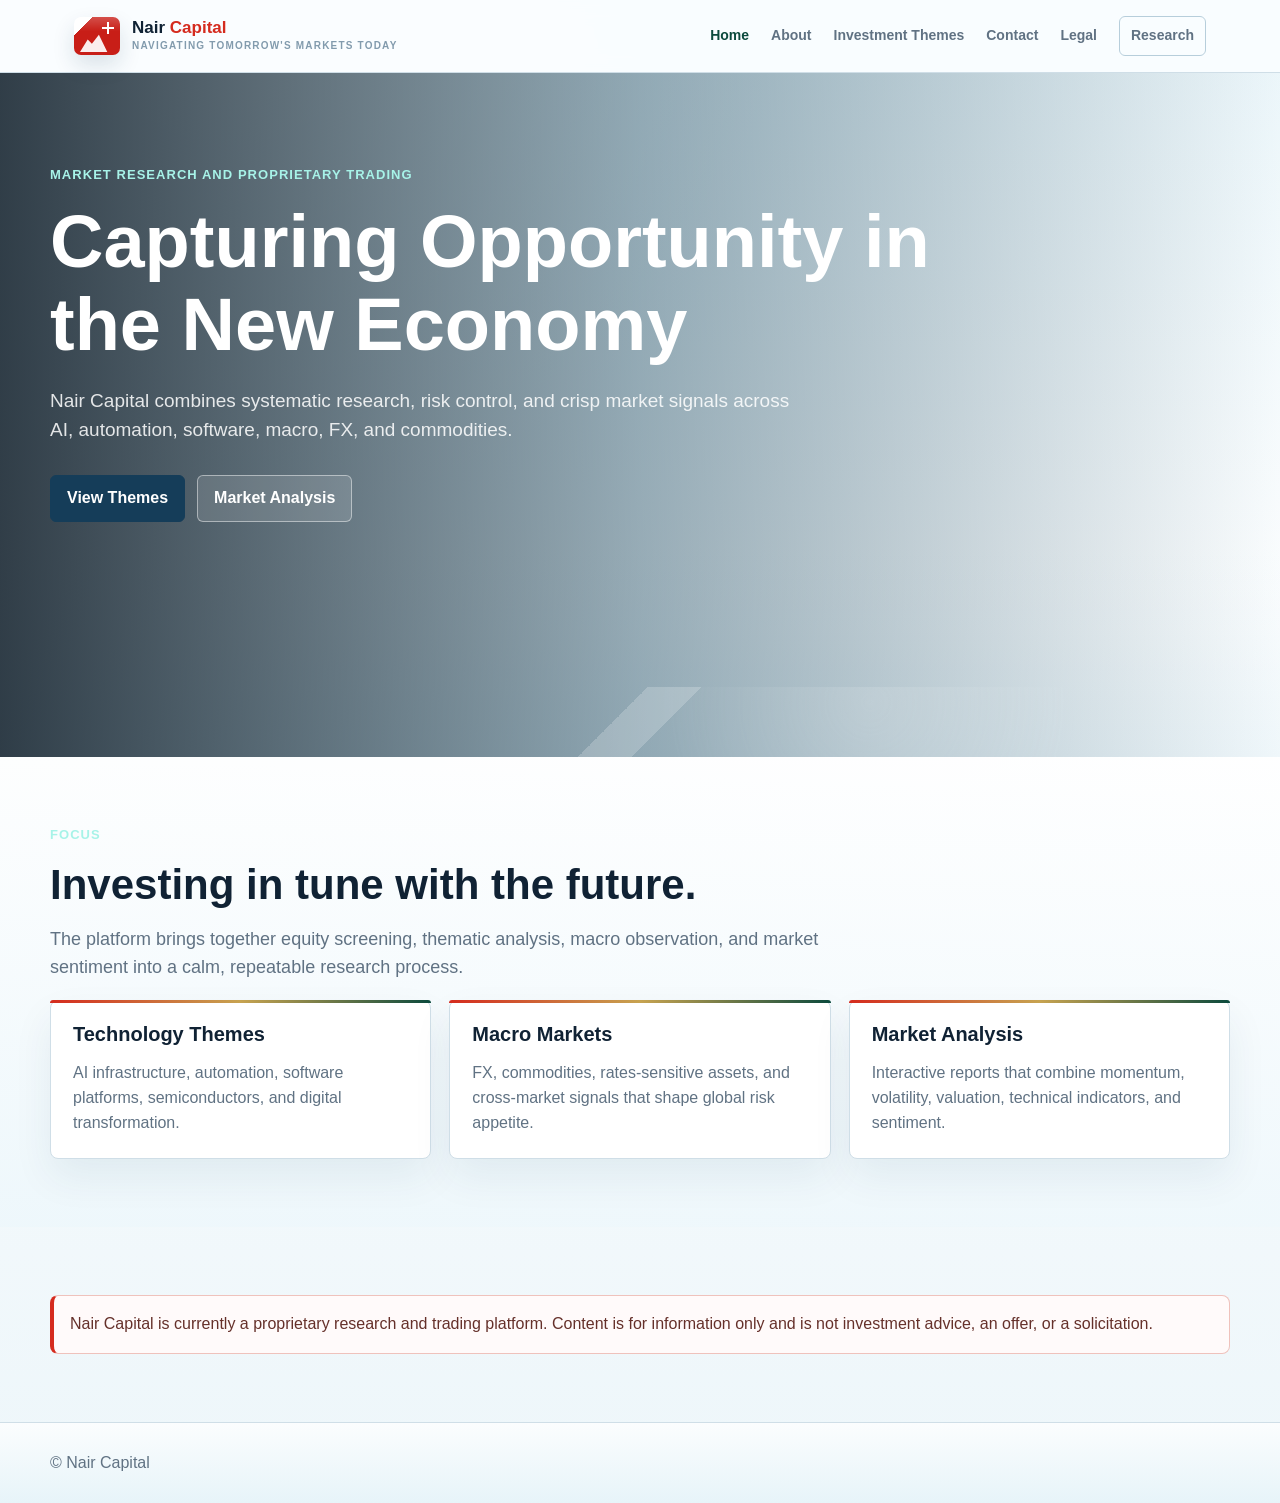
<file: index.html>
<!doctype html>
<html lang="en">
<head>
  <meta charset="utf-8">
  <meta name="viewport" content="width=device-width, initial-scale=1">
  <title>Nair Capital</title>
  <meta name="description" content="Nair Capital is a proprietary research and trading platform focused on technology, macro, FX, and commodities.">
  <link rel="stylesheet" href="assets/css/styles.css">
</head>
<body>
  <header class="site-header">
    <div class="header-inner">
      <a class="brand" href="index.html"><span class="brand-mark" aria-hidden="true"></span><span class="brand-text">Nair <span>Capital</span></span></a>
      <button class="menu-button" data-menu-button aria-label="Open menu" aria-expanded="false">☰</button>
      <nav class="site-nav" data-site-nav>
        <a class="active" href="index.html">Home</a>
        <a href="about.html">About</a>
        <a href="themes.html">Investment Themes</a>
        <a href="contact.html">Contact</a>
        <a href="legal.html">Legal</a>
        <a class="research-link" href="research/index.html">Research</a>
      </nav>
    </div>
  </header>

  <main>
    <section class="hero">
      <div class="hero-inner">
        <p class="eyebrow">Market research and proprietary trading</p>
        <h1>Capturing Opportunity in the New Economy</h1>
        <p class="hero-copy">
          Nair Capital combines systematic research, risk control, and crisp market signals across AI, automation, software, macro, FX, and commodities.
        </p>
        <div class="actions">
          <a class="button" href="themes.html">View Themes</a>
          <a class="button secondary" href="research/index.html">Market Analysis</a>
        </div>
      </div>
    </section>

    <section class="section alt">
      <div class="section-inner">
        <p class="eyebrow">Focus</p>
        <h2>Investing in tune with the future.</h2>
        <p class="lead">
          The platform brings together equity screening, thematic analysis, macro observation, and market sentiment into a calm, repeatable research process.
        </p>
        <div class="grid three">
          <article class="card">
            <h3>Technology Themes</h3>
            <p>AI infrastructure, automation, software platforms, semiconductors, and digital transformation.</p>
          </article>
          <article class="card">
            <h3>Macro Markets</h3>
            <p>FX, commodities, rates-sensitive assets, and cross-market signals that shape global risk appetite.</p>
          </article>
          <article class="card">
            <h3>Market Analysis</h3>
            <p>Interactive reports that combine momentum, volatility, valuation, technical indicators, and sentiment.</p>
          </article>
        </div>
      </div>
    </section>

    <section class="section">
      <div class="section-inner">
        <div class="notice">
          Nair Capital is currently a proprietary research and trading platform. Content is for information only and is not investment advice, an offer, or a solicitation.
        </div>
      </div>
    </section>
  </main>

  <footer class="site-footer">
    <div class="footer-inner">
      <span>© Nair Capital</span>
    </div>
  </footer>
  <script src="assets/js/main.js"></script>
</body>
</html>
</file>
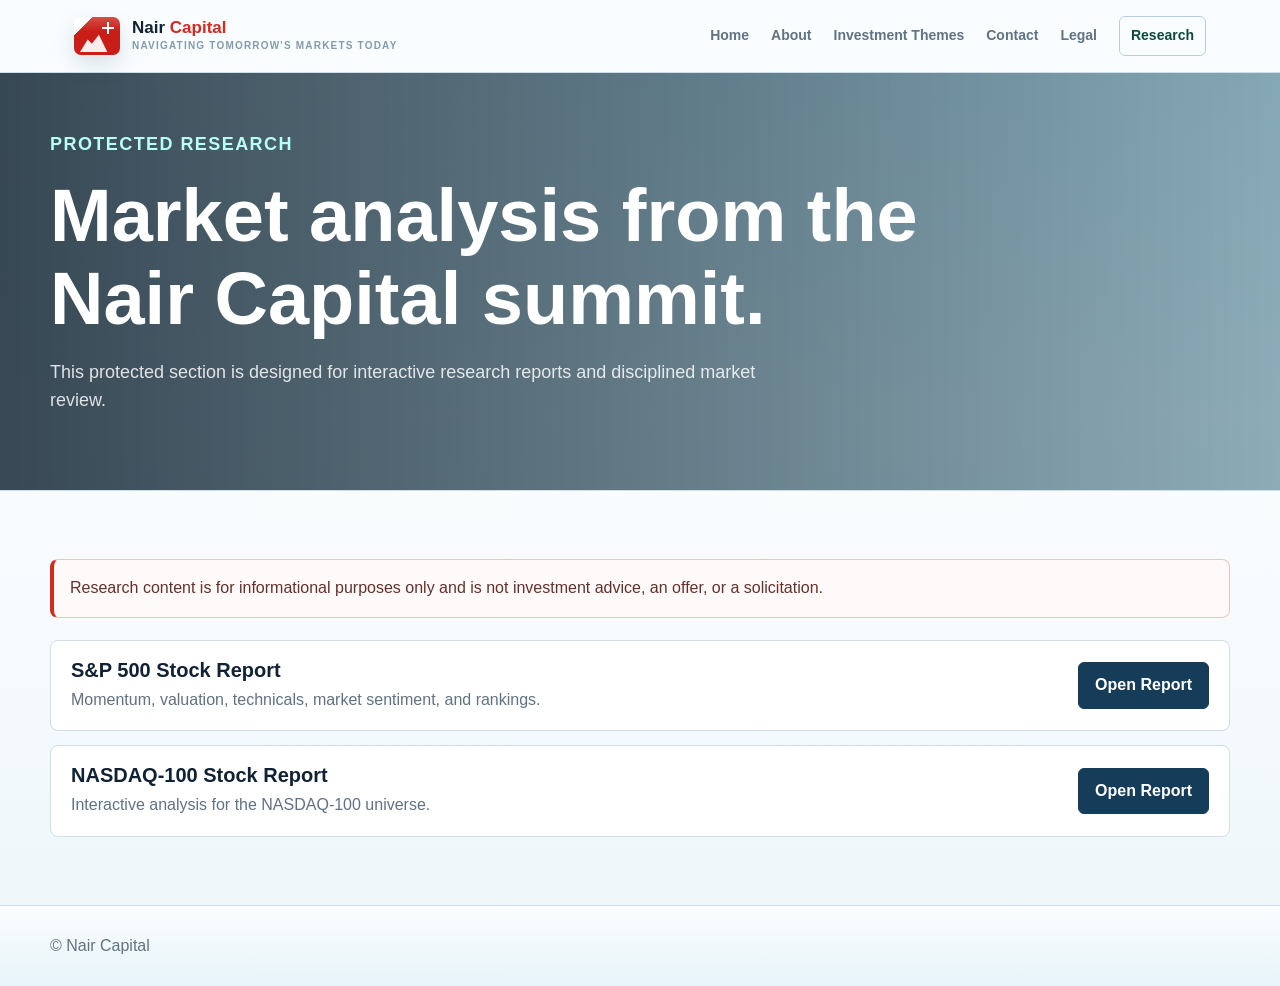
<file: research/index.html>
<!doctype html>
<html lang="en">
<head>
  <meta charset="utf-8">
  <meta name="viewport" content="width=device-width, initial-scale=1">
  <title>Research | Nair Capital</title>
  <link rel="stylesheet" href="../assets/css/styles.css">
</head>
<body>
  <header class="site-header">
    <div class="header-inner">
      <a class="brand" href="../index.html"><span class="brand-mark" aria-hidden="true"></span><span class="brand-text">Nair <span>Capital</span></span></a>
      <button class="menu-button" data-menu-button aria-label="Open menu" aria-expanded="false">☰</button>
      <nav class="site-nav" data-site-nav>
        <a href="../index.html">Home</a>
        <a href="../about.html">About</a>
        <a href="../themes.html">Investment Themes</a>
        <a href="../contact.html">Contact</a>
        <a href="../legal.html">Legal</a>
        <a class="research-link active" href="index.html">Research</a>
      </nav>
    </div>
  </header>
  <main>
    <section class="page-title">
      <div class="section-inner">
        <p class="eyebrow">Protected research</p>
        <h1>Market analysis from the Nair Capital summit.</h1>
        <p>This protected section is designed for interactive research reports and disciplined market review.</p>
      </div>
    </section>
    <section class="section">
      <div class="section-inner">
        <div class="notice">
          Research content is for informational purposes only and is not investment advice, an offer, or a solicitation.
        </div>
        <div class="report-list" style="margin-top: 22px;">
          <article class="report-row">
            <div>
              <h3>S&P 500 Stock Report</h3>
              <p>Momentum, valuation, technicals, market sentiment, and rankings.</p>
            </div>
            <a class="button" href="reports/sp500_interactive_dashboard.html">Open Report</a>
          </article>
          <article class="report-row">
            <div>
              <h3>NASDAQ-100 Stock Report</h3>
              <p>Interactive analysis for the NASDAQ-100 universe.</p>
            </div>
            <a class="button" href="reports/nasdaq100_interactive_dashboard.html">Open Report</a>
          </article>
        </div>
      </div>
    </section>
  </main>
  <footer class="site-footer">
    <div class="footer-inner">
      <span>© Nair Capital</span>
    </div>
  </footer>
  <script src="../assets/js/main.js"></script>
</body>
</html>
</file>
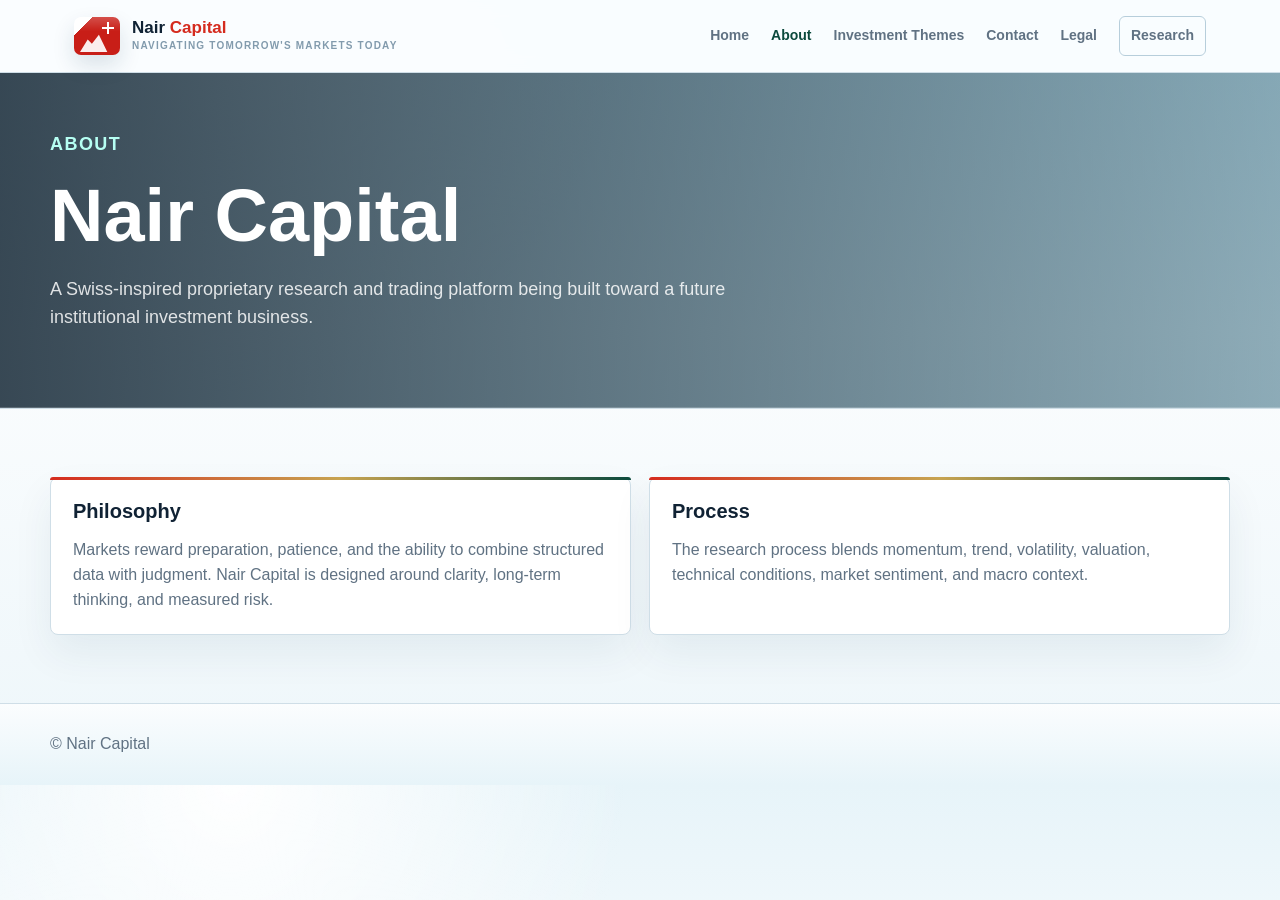
<file: about.html>
<!doctype html>
<html lang="en">
<head>
  <meta charset="utf-8">
  <meta name="viewport" content="width=device-width, initial-scale=1">
  <title>About | Nair Capital</title>
  <link rel="stylesheet" href="assets/css/styles.css">
</head>
<body>
  <header class="site-header">
    <div class="header-inner">
      <a class="brand" href="index.html"><span class="brand-mark" aria-hidden="true"></span><span class="brand-text">Nair <span>Capital</span></span></a>
      <button class="menu-button" data-menu-button aria-label="Open menu" aria-expanded="false">☰</button>
      <nav class="site-nav" data-site-nav>
        <a href="index.html">Home</a>
        <a class="active" href="about.html">About</a>
        <a href="themes.html">Investment Themes</a>
        <a href="contact.html">Contact</a>
        <a href="legal.html">Legal</a>
        <a class="research-link" href="research/index.html">Research</a>
      </nav>
    </div>
  </header>
  <main>
    <section class="page-title">
      <div class="section-inner">
        <p class="eyebrow">About</p>
        <h1>Nair Capital</h1>
        <p>A Swiss-inspired proprietary research and trading platform being built toward a future institutional investment business.</p>
      </div>
    </section>
    <section class="section">
      <div class="section-inner grid two">
        <article class="card">
          <h3>Philosophy</h3>
          <p>Markets reward preparation, patience, and the ability to combine structured data with judgment. Nair Capital is designed around clarity, long-term thinking, and measured risk.</p>
        </article>
        <article class="card">
          <h3>Process</h3>
          <p>The research process blends momentum, trend, volatility, valuation, technical conditions, market sentiment, and macro context.</p>
        </article>
      </div>
    </section>
  </main>
  <footer class="site-footer">
    <div class="footer-inner">
      <span>© Nair Capital</span>
    </div>
  </footer>
  <script src="assets/js/main.js"></script>
</body>
</html>
</file>
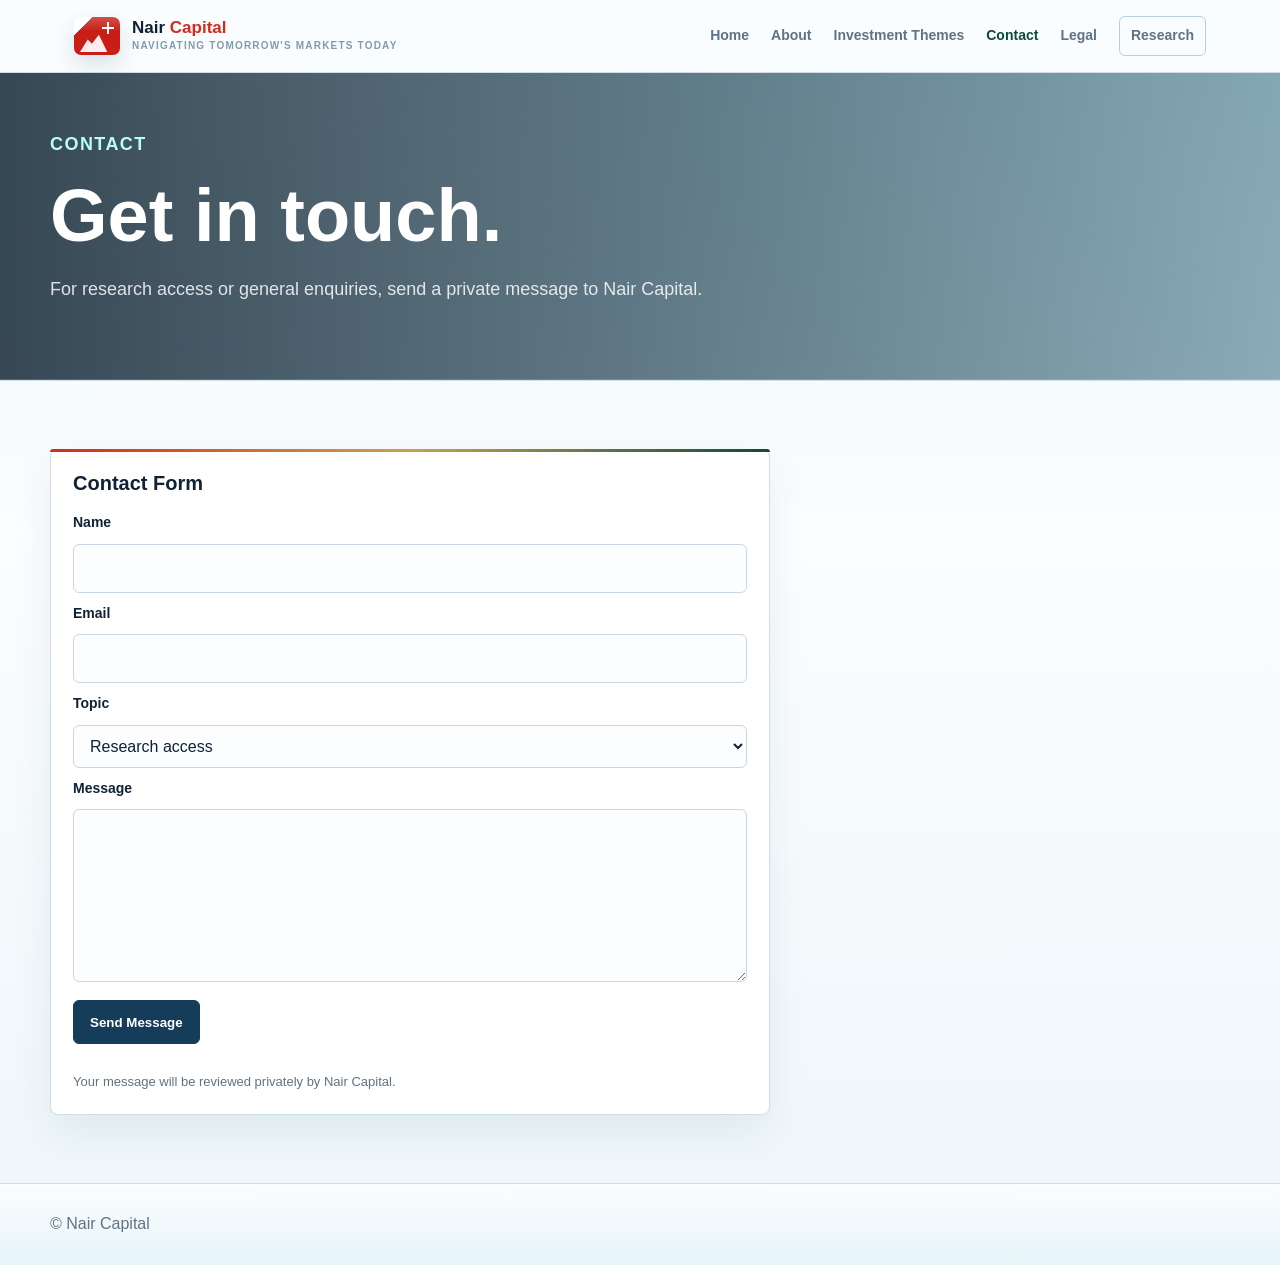
<file: contact.html>
<!doctype html>
<html lang="en">
<head>
  <meta charset="utf-8">
  <meta name="viewport" content="width=device-width, initial-scale=1">
  <title>Contact | Nair Capital</title>
  <link rel="stylesheet" href="assets/css/styles.css">
</head>
<body>
  <header class="site-header">
    <div class="header-inner">
      <a class="brand" href="index.html"><span class="brand-mark" aria-hidden="true"></span><span class="brand-text">Nair <span>Capital</span></span></a>
      <button class="menu-button" data-menu-button aria-label="Open menu" aria-expanded="false">☰</button>
      <nav class="site-nav" data-site-nav>
        <a href="index.html">Home</a>
        <a href="about.html">About</a>
        <a href="themes.html">Investment Themes</a>
        <a class="active" href="contact.html">Contact</a>
        <a href="legal.html">Legal</a>
        <a class="research-link" href="research/index.html">Research</a>
      </nav>
    </div>
  </header>
  <main>
    <section class="page-title">
      <div class="section-inner">
        <p class="eyebrow">Contact</p>
        <h1>Get in touch.</h1>
        <p>For research access or general enquiries, send a private message to Nair Capital.</p>
      </div>
    </section>
    <section class="section">
      <div class="section-inner">
        <article class="card contact-card">
          <h3>Contact Form</h3>
          <form class="contact-form" action="/api/contact" method="post" data-contact-form>
            <label for="name">Name</label>
            <input id="name" name="name" type="text" autocomplete="name" required>

            <label for="email">Email</label>
            <input id="email" name="email" type="email" autocomplete="email" required>

            <label for="topic">Topic</label>
            <select id="topic" name="topic">
              <option>Research access</option>
              <option>General enquiry</option>
              <option>Partnership</option>
            </select>

            <label for="message">Message</label>
            <textarea id="message" name="message" rows="6" required></textarea>

            <label class="hidden-field" for="company">Company</label>
            <input class="hidden-field" id="company" name="company" type="text" tabindex="-1" autocomplete="off">

            <button class="button form-button" type="submit">Send Message</button>
            <p class="form-status" data-form-status role="status"></p>
          </form>
          <p class="form-note">Your message will be reviewed privately by Nair Capital.</p>
        </article>
      </div>
    </section>
  </main>
  <footer class="site-footer">
    <div class="footer-inner">
      <span>© Nair Capital</span>
    </div>
  </footer>
  <script src="assets/js/main.js"></script>
</body>
</html>
</file>
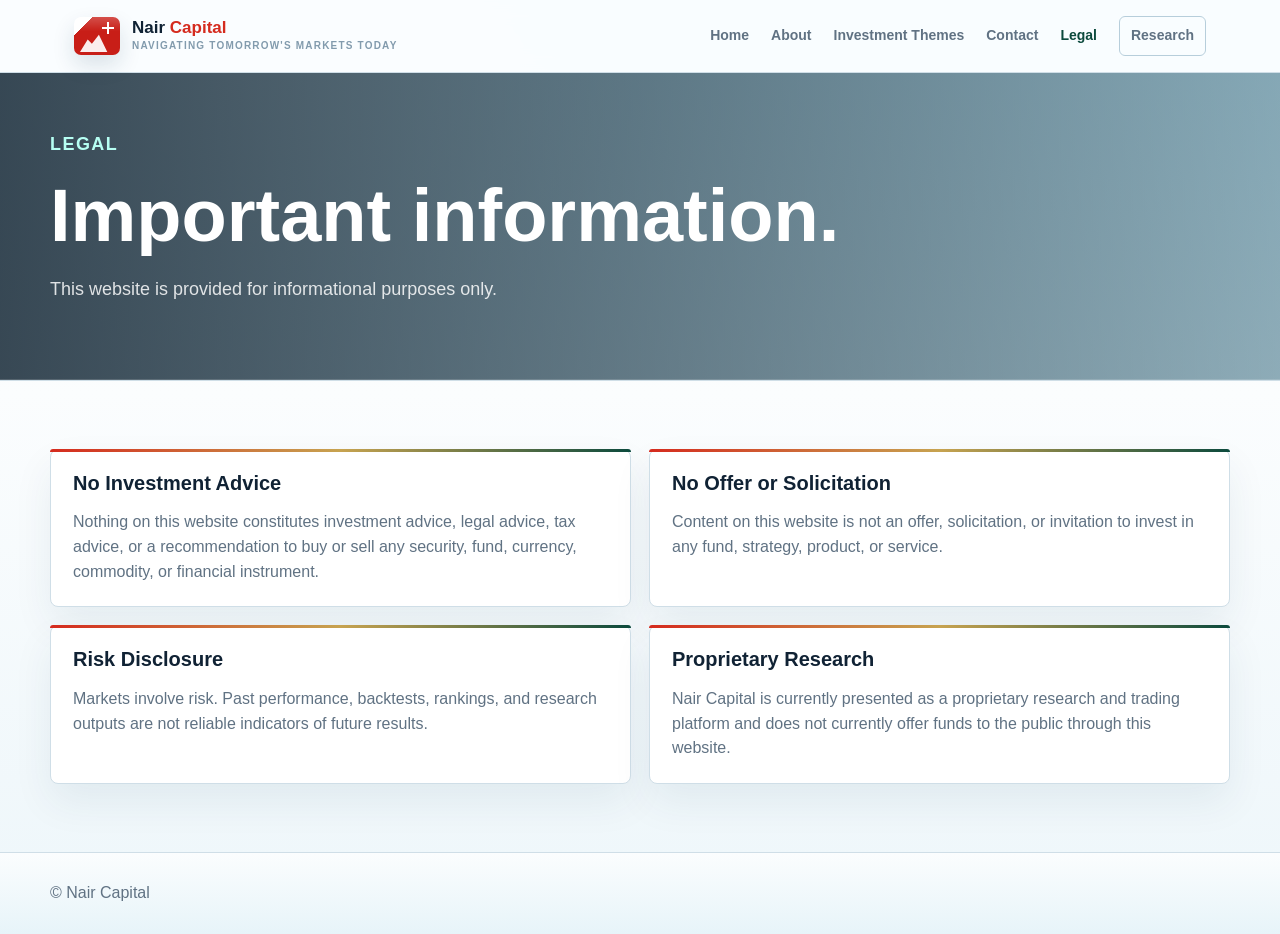
<file: legal.html>
<!doctype html>
<html lang="en">
<head>
  <meta charset="utf-8">
  <meta name="viewport" content="width=device-width, initial-scale=1">
  <title>Legal | Nair Capital</title>
  <link rel="stylesheet" href="assets/css/styles.css">
</head>
<body>
  <header class="site-header">
    <div class="header-inner">
      <a class="brand" href="index.html"><span class="brand-mark" aria-hidden="true"></span><span class="brand-text">Nair <span>Capital</span></span></a>
      <button class="menu-button" data-menu-button aria-label="Open menu" aria-expanded="false">☰</button>
      <nav class="site-nav" data-site-nav>
        <a href="index.html">Home</a>
        <a href="about.html">About</a>
        <a href="themes.html">Investment Themes</a>
        <a href="contact.html">Contact</a>
        <a class="active" href="legal.html">Legal</a>
        <a class="research-link" href="research/index.html">Research</a>
      </nav>
    </div>
  </header>
  <main>
    <section class="page-title">
      <div class="section-inner">
        <p class="eyebrow">Legal</p>
        <h1>Important information.</h1>
        <p>This website is provided for informational purposes only.</p>
      </div>
    </section>
    <section class="section">
      <div class="section-inner grid two">
        <article class="card">
          <h3>No Investment Advice</h3>
          <p>Nothing on this website constitutes investment advice, legal advice, tax advice, or a recommendation to buy or sell any security, fund, currency, commodity, or financial instrument.</p>
        </article>
        <article class="card">
          <h3>No Offer or Solicitation</h3>
          <p>Content on this website is not an offer, solicitation, or invitation to invest in any fund, strategy, product, or service.</p>
        </article>
        <article class="card">
          <h3>Risk Disclosure</h3>
          <p>Markets involve risk. Past performance, backtests, rankings, and research outputs are not reliable indicators of future results.</p>
        </article>
        <article class="card">
          <h3>Proprietary Research</h3>
          <p>Nair Capital is currently presented as a proprietary research and trading platform and does not currently offer funds to the public through this website.</p>
        </article>
      </div>
    </section>
  </main>
  <footer class="site-footer">
    <div class="footer-inner">
      <span>© Nair Capital</span>
    </div>
  </footer>
  <script src="assets/js/main.js"></script>
</body>
</html>
</file>
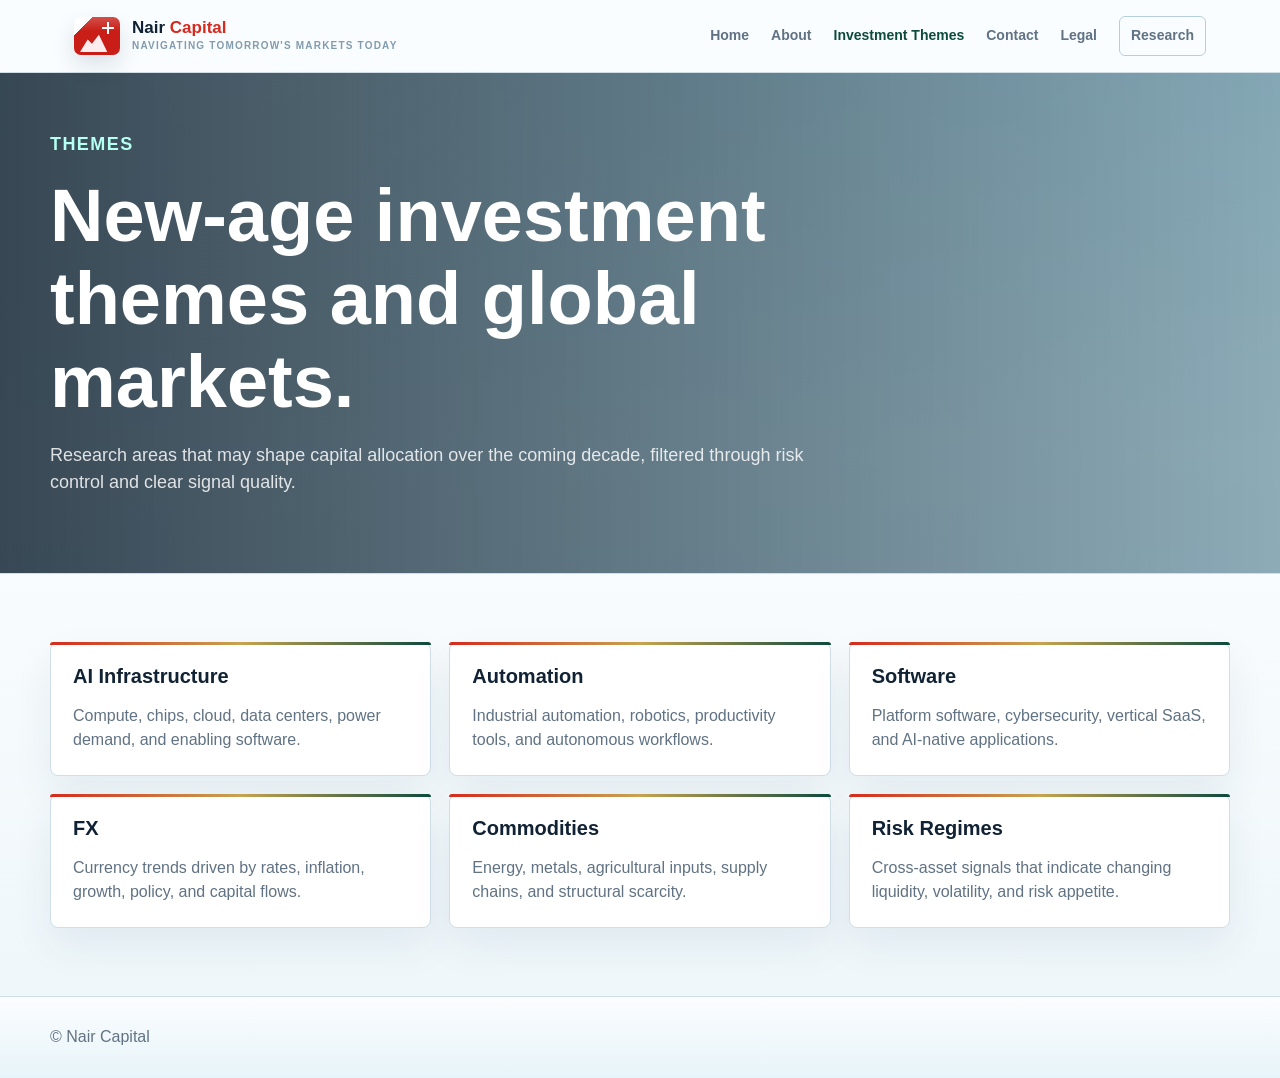
<file: themes.html>
<!doctype html>
<html lang="en">
<head>
  <meta charset="utf-8">
  <meta name="viewport" content="width=device-width, initial-scale=1">
  <title>Investment Themes | Nair Capital</title>
  <link rel="stylesheet" href="assets/css/styles.css">
</head>
<body>
  <header class="site-header">
    <div class="header-inner">
      <a class="brand" href="index.html"><span class="brand-mark" aria-hidden="true"></span><span class="brand-text">Nair <span>Capital</span></span></a>
      <button class="menu-button" data-menu-button aria-label="Open menu" aria-expanded="false">☰</button>
      <nav class="site-nav" data-site-nav>
        <a href="index.html">Home</a>
        <a href="about.html">About</a>
        <a class="active" href="themes.html">Investment Themes</a>
        <a href="contact.html">Contact</a>
        <a href="legal.html">Legal</a>
        <a class="research-link" href="research/index.html">Research</a>
      </nav>
    </div>
  </header>
  <main>
    <section class="page-title">
      <div class="section-inner">
        <p class="eyebrow">Themes</p>
        <h1>New-age investment themes and global markets.</h1>
        <p>Research areas that may shape capital allocation over the coming decade, filtered through risk control and clear signal quality.</p>
      </div>
    </section>
    <section class="section">
      <div class="section-inner grid three">
        <article class="card"><h3>AI Infrastructure</h3><p>Compute, chips, cloud, data centers, power demand, and enabling software.</p></article>
        <article class="card"><h3>Automation</h3><p>Industrial automation, robotics, productivity tools, and autonomous workflows.</p></article>
        <article class="card"><h3>Software</h3><p>Platform software, cybersecurity, vertical SaaS, and AI-native applications.</p></article>
        <article class="card"><h3>FX</h3><p>Currency trends driven by rates, inflation, growth, policy, and capital flows.</p></article>
        <article class="card"><h3>Commodities</h3><p>Energy, metals, agricultural inputs, supply chains, and structural scarcity.</p></article>
        <article class="card"><h3>Risk Regimes</h3><p>Cross-asset signals that indicate changing liquidity, volatility, and risk appetite.</p></article>
      </div>
    </section>
  </main>
  <footer class="site-footer">
    <div class="footer-inner">
      <span>© Nair Capital</span>
    </div>
  </footer>
  <script src="assets/js/main.js"></script>
</body>
</html>
</file>
<file: assets/css/styles.css>
:root {
  color-scheme: light;
  --ink: #102234;
  --muted: #607283;
  --line: #cfdee7;
  --panel: #ffffff;
  --page: #edf6fa;
  --brand: #153d59;
  --accent: #0c6b5d;
  --pine: #0c4a3d;
  --ice: #f6fbfd;
  --glacier: #dceff7;
  --sky: #bcddeb;
  --swiss-red: #d52b1e;
  --gold: #c7a350;
  --warn: #b45309;
}

* {
  box-sizing: border-box;
}

body {
  margin: 0;
  color: var(--ink);
  background:
    radial-gradient(circle at 18% 0%, rgba(255, 255, 255, 0.98), rgba(255, 255, 255, 0) 30%),
    linear-gradient(180deg, #e7f4f9 0%, #fbfdfe 42%, #edf6fa 100%);
  font-family: -apple-system, BlinkMacSystemFont, "Segoe UI", sans-serif;
  line-height: 1.55;
}

a {
  color: var(--brand);
}

.site-header {
  background: rgba(250, 253, 255, 0.94);
  backdrop-filter: blur(10px);
  border-bottom: 1px solid var(--line);
  position: sticky;
  top: 0;
  z-index: 10;
}

.header-inner {
  align-items: center;
  display: flex;
  justify-content: space-between;
  margin: 0 auto;
  max-width: 1180px;
  min-height: 72px;
  padding: 0 24px;
}

.brand {
  align-items: center;
  color: var(--ink);
  display: inline-flex;
  gap: 12px;
  font-weight: 750;
  letter-spacing: 0;
  text-decoration: none;
}

.brand-text span {
  color: var(--swiss-red);
}

.brand-mark {
  background:
    linear-gradient(135deg, #ffffff 0 22%, transparent 22%),
    linear-gradient(180deg, rgba(255, 255, 255, 0.22), rgba(255, 255, 255, 0) 38%),
    #c81e17;
  border-radius: 7px;
  box-shadow: 0 10px 22px rgba(13, 56, 82, 0.14);
  display: inline-block;
  height: 38px;
  overflow: hidden;
  position: relative;
  width: 46px;
}

.brand-mark::after {
  content: "";
  background: #fff;
  clip-path: polygon(0 100%, 22% 48%, 34% 66%, 54% 28%, 78% 100%);
  height: 24px;
  left: 6px;
  position: absolute;
  opacity: 0.92;
  top: 11px;
  width: 35px;
}

.brand-mark::before {
  background:
    linear-gradient(90deg, transparent 0 38%, #fff 38% 62%, transparent 62% 100%),
    linear-gradient(180deg, transparent 0 38%, #fff 38% 62%, transparent 62% 100%);
  content: "";
  height: 12px;
  right: 6px;
  position: absolute;
  top: 5px;
  width: 12px;
  z-index: 1;
}

.brand-text {
  font-size: 17px;
  line-height: 1.05;
}

.brand-text::after {
  color: #829bad;
  content: "Navigating Tomorrow's Markets Today";
  display: block;
  font-size: 10px;
  font-weight: 700;
  letter-spacing: 0.12em;
  line-height: 1.25;
  margin-top: 3px;
  text-transform: uppercase;
}

.menu-button {
  background: var(--panel);
  border: 1px solid var(--line);
  border-radius: 6px;
  color: var(--ink);
  display: none;
  font-size: 18px;
  height: 40px;
  width: 44px;
}

.site-nav {
  align-items: center;
  display: flex;
  gap: 22px;
}

.site-nav a {
  color: var(--muted);
  font-size: 14px;
  font-weight: 600;
  text-decoration: none;
}

.site-nav a.active,
.site-nav a:hover {
  color: var(--pine);
}

.research-link {
  border: 1px solid #b7cedb;
  border-radius: 6px;
  padding: 8px 11px;
}

.hero {
  background:
    linear-gradient(90deg, rgba(5, 20, 32, 0.82), rgba(16, 61, 84, 0.42), rgba(255, 255, 255, 0.12)),
    linear-gradient(180deg, rgba(255, 255, 255, 0) 70%, rgba(237, 246, 250, 1) 100%),
    url("https://images.unsplash.com/photo-1506905925346-21bda4d32df4?auto=format&fit=crop&w=2400&q=86");
  background-position: center 42%;
  background-size: cover;
  color: #fff;
  min-height: 76vh;
  padding: 92px 24px 72px;
  position: relative;
}

.hero::after {
  background:
    linear-gradient(135deg, transparent 0 48%, rgba(255, 255, 255, 0.58) 48% 52%, transparent 52% 100%),
    radial-gradient(circle at 68% 22%, rgba(255, 255, 255, 0.38), rgba(255, 255, 255, 0) 24%);
  bottom: 0;
  content: "";
  height: 70px;
  left: 0;
  opacity: 0.35;
  position: absolute;
  right: 0;
}

.hero-inner,
.section-inner {
  margin: 0 auto;
  max-width: 1180px;
  position: relative;
  z-index: 1;
}

.eyebrow {
  color: #a7f3e8;
  font-size: 13px;
  font-weight: 700;
  letter-spacing: 0.08em;
  margin: 0 0 16px;
  text-transform: uppercase;
}

h1,
h2,
h3 {
  letter-spacing: 0;
  line-height: 1.12;
  margin: 0;
}

h1 {
  font-size: clamp(42px, 7vw, 74px);
  max-width: 880px;
}

h2 {
  font-size: clamp(28px, 4vw, 42px);
}

h3 {
  font-size: 20px;
}

.hero-copy {
  color: rgba(255, 255, 255, 0.86);
  font-size: 19px;
  max-width: 740px;
}

.actions {
  display: flex;
  flex-wrap: wrap;
  gap: 12px;
  margin-top: 30px;
}

.button {
  align-items: center;
  background: var(--brand);
  border: 1px solid var(--brand);
  border-radius: 6px;
  color: #fff;
  display: inline-flex;
  font-weight: 700;
  min-height: 44px;
  padding: 10px 16px;
  text-decoration: none;
}

.button.secondary {
  background: rgba(255, 255, 255, 0.12);
  border-color: rgba(255, 255, 255, 0.46);
}

.section {
  padding: 68px 24px;
}

.section.alt {
  background:
    linear-gradient(180deg, rgba(255, 255, 255, 0.94), rgba(239, 248, 252, 0.92)),
    linear-gradient(135deg, rgba(188, 221, 235, 0.44), rgba(255, 255, 255, 0));
}

.lead {
  color: var(--muted);
  font-size: 18px;
  max-width: 820px;
}

.grid {
  display: grid;
  gap: 18px;
}

.grid.three {
  grid-template-columns: repeat(3, minmax(0, 1fr));
}

.grid.two {
  grid-template-columns: repeat(2, minmax(0, 1fr));
}

.card {
  background: var(--panel);
  border: 1px solid var(--line);
  border-radius: 8px;
  box-shadow: 0 18px 40px rgba(21, 61, 89, 0.07);
  padding: 22px;
  position: relative;
}

.card::before {
  background: linear-gradient(90deg, var(--swiss-red), var(--gold), var(--pine));
  border-radius: 8px 8px 0 0;
  content: "";
  height: 3px;
  left: -1px;
  position: absolute;
  right: -1px;
  top: -1px;
}

.card p {
  color: var(--muted);
  margin-bottom: 0;
}

.contact-card {
  max-width: 720px;
}

.contact-form {
  display: grid;
  gap: 10px;
  margin-top: 18px;
}

.contact-form label {
  color: var(--ink);
  font-size: 14px;
  font-weight: 700;
}

.contact-form input,
.contact-form select,
.contact-form textarea {
  background: #fbfdfe;
  border: 1px solid #c8d8e2;
  border-radius: 6px;
  color: var(--ink);
  font: inherit;
  padding: 11px 12px;
  width: 100%;
}

.contact-form input:focus,
.contact-form select:focus,
.contact-form textarea:focus {
  border-color: var(--brand);
  box-shadow: 0 0 0 3px rgba(21, 61, 89, 0.12);
  outline: none;
}

.form-button {
  cursor: pointer;
  justify-content: center;
  margin-top: 8px;
  width: fit-content;
}

.form-button:disabled {
  cursor: wait;
  opacity: 0.68;
}

.form-status {
  font-size: 14px;
  font-weight: 700;
  margin: 4px 0 0;
}

.form-status[data-state="success"] {
  color: #047857;
}

.form-status[data-state="error"] {
  color: #b91c1c;
}

.form-note {
  font-size: 13px;
  margin-top: 14px;
}

.hidden-field {
  display: none;
}

.page-title {
  background:
    linear-gradient(90deg, rgba(7, 27, 42, 0.8), rgba(13, 76, 101, 0.46)),
    url("https://images.unsplash.com/photo-1506905925346-21bda4d32df4?auto=format&fit=crop&w=2200&q=84");
  background-position: center 48%;
  background-size: cover;
  border-bottom: 1px solid var(--line);
  color: #fff;
  padding: 58px 24px;
}

.page-title p {
  color: rgba(255, 255, 255, 0.84);
  font-size: 18px;
  max-width: 760px;
}

.page-title .eyebrow {
  color: #b6fff3;
}

.notice {
  background: #fffafa;
  border: 1px solid #efc2bc;
  border-left: 4px solid var(--swiss-red);
  border-radius: 8px;
  color: #65302a;
  padding: 16px;
}

.report-list {
  display: grid;
  gap: 14px;
}

.report-row {
  align-items: center;
  background: var(--panel);
  border: 1px solid var(--line);
  border-radius: 8px;
  display: flex;
  justify-content: space-between;
  gap: 16px;
  padding: 18px 20px;
}

.report-row p {
  color: var(--muted);
  margin: 6px 0 0;
}

.site-footer {
  border-top: 1px solid var(--line);
  color: var(--muted);
  background:
    linear-gradient(180deg, #fbfdfe, #e7f4f9);
  padding: 28px 24px;
}

.footer-inner {
  display: flex;
  justify-content: space-between;
  gap: 16px;
  margin: 0 auto;
  max-width: 1180px;
}

@media (max-width: 760px) {
  .menu-button {
    display: inline-flex;
    align-items: center;
    justify-content: center;
  }

  .site-nav {
    background: #fff;
    border-bottom: 1px solid var(--line);
    display: none;
    flex-direction: column;
    left: 0;
    padding: 16px 24px 22px;
    position: absolute;
    right: 0;
    top: 72px;
  }

  .site-nav[data-open="true"] {
    display: flex;
  }

  .grid.three,
  .grid.two {
    grid-template-columns: 1fr;
  }

  .report-row,
  .footer-inner {
    align-items: flex-start;
    flex-direction: column;
  }
}
</file>
